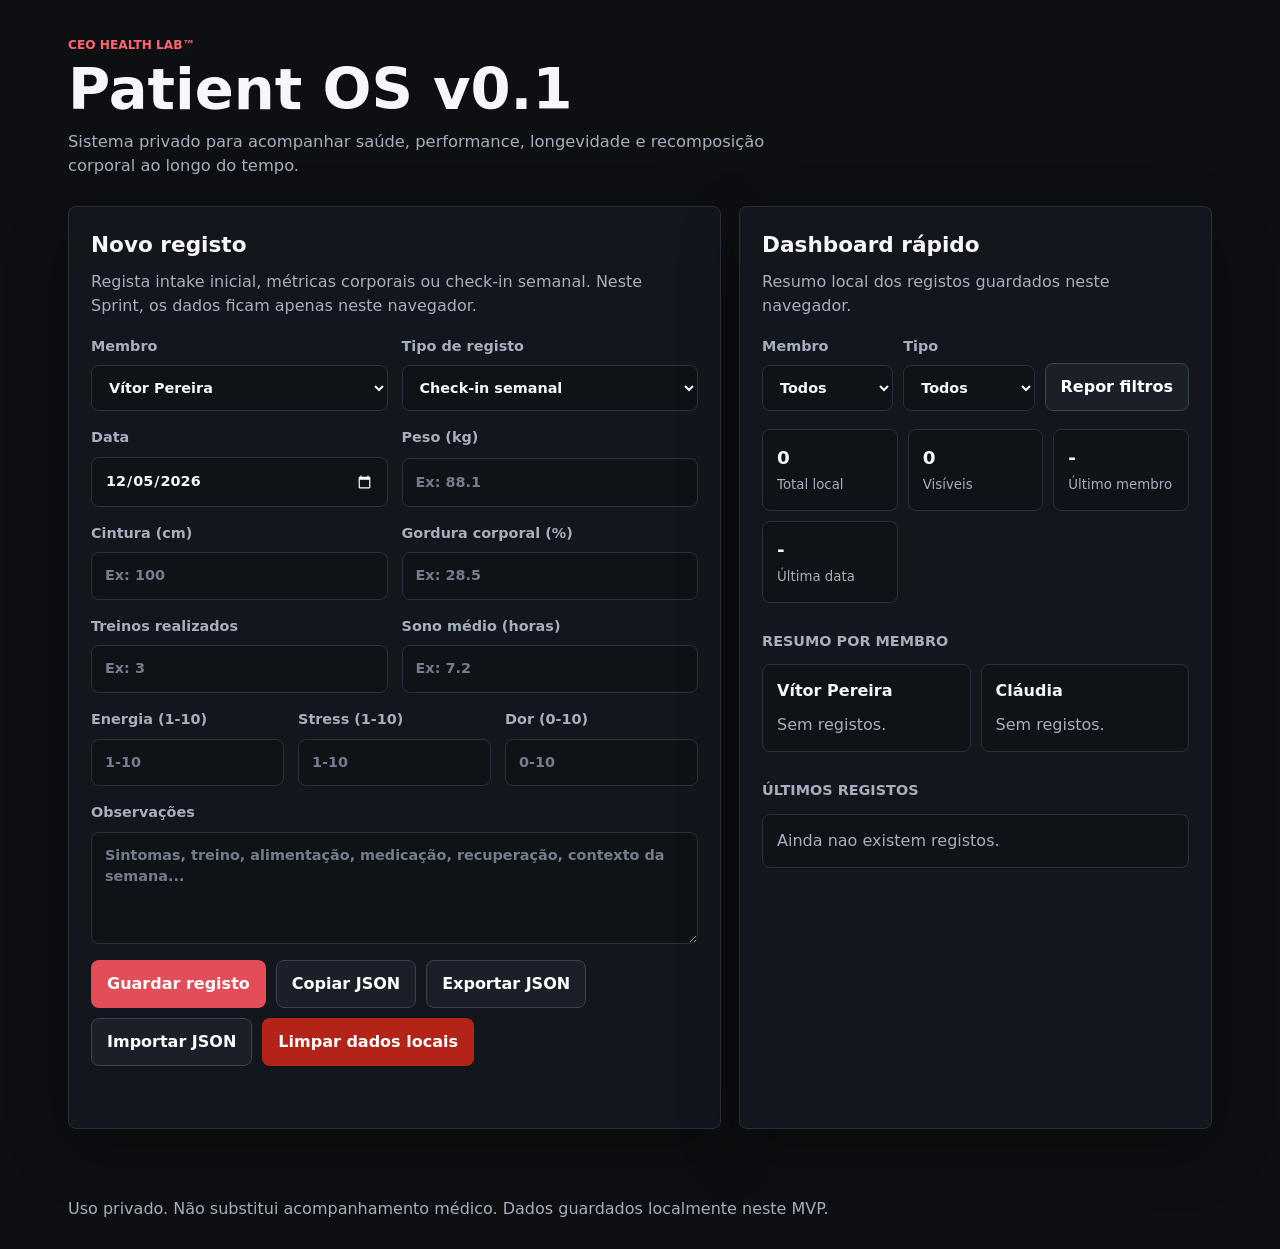
<file: public/index.html>
<!DOCTYPE html>
<html lang="pt-PT">
<head>
  <meta charset="UTF-8" />
  <meta name="viewport" content="width=device-width, initial-scale=1.0" />
  <title>CEO Health Lab&trade;</title>
  <link rel="stylesheet" href="styles.css" />
</head>
<body>
  <header class="app-header">
    <div>
      <p class="eyebrow">CEO Health Lab&trade;</p>
      <h1>Patient OS v0.1</h1>
      <p class="subtitle">Sistema privado para acompanhar sa&uacute;de, performance, longevidade e recomposi&ccedil;&atilde;o corporal ao longo do tempo.</p>
    </div>
  </header>

  <main class="layout">
    <section class="panel" aria-labelledby="new-entry-title">
      <div class="section-heading">
        <h2 id="new-entry-title">Novo registo</h2>
        <p class="muted">Regista intake inicial, m&eacute;tricas corporais ou check-in semanal. Neste Sprint, os dados ficam apenas neste navegador.</p>
      </div>

      <form id="healthForm">
        <div class="grid two">
          <label for="member">
            Membro
            <select id="member" required>
              <option value="V&iacute;tor Pereira">V&iacute;tor Pereira</option>
              <option value="Cl&aacute;udia">Cl&aacute;udia</option>
            </select>
          </label>

          <label for="entryType">
            Tipo de registo
            <select id="entryType" required>
              <option value="weekly_checkin">Check-in semanal</option>
              <option value="body_metrics">M&eacute;tricas corporais</option>
              <option value="clinical_intake">Intake cl&iacute;nico</option>
            </select>
          </label>
        </div>

        <div class="grid two">
          <label for="entryDate">
            Data
            <input id="entryDate" type="date" required />
          </label>

          <label for="weight">
            Peso (kg)
            <input id="weight" type="number" step="0.1" min="30" max="250" placeholder="Ex: 88.1" />
          </label>
        </div>

        <div class="grid two">
          <label for="waist">
            Cintura (cm)
            <input id="waist" type="number" step="0.1" min="40" max="200" placeholder="Ex: 100" />
          </label>

          <label for="bodyFat">
            Gordura corporal (%)
            <input id="bodyFat" type="number" step="0.1" min="5" max="60" placeholder="Ex: 28.5" />
          </label>
        </div>

        <div class="grid two">
          <label for="trainingSessions">
            Treinos realizados
            <input id="trainingSessions" type="number" step="1" min="0" max="14" placeholder="Ex: 3" />
          </label>

          <label for="sleepHours">
            Sono m&eacute;dio (horas)
            <input id="sleepHours" type="number" step="0.1" min="0" max="14" placeholder="Ex: 7.2" />
          </label>
        </div>

        <div class="grid three">
          <label for="energy">
            Energia (1-10)
            <input id="energy" type="number" min="1" max="10" placeholder="1-10" />
          </label>

          <label for="stress">
            Stress (1-10)
            <input id="stress" type="number" min="1" max="10" placeholder="1-10" />
          </label>

          <label for="pain">
            Dor (0-10)
            <input id="pain" type="number" min="0" max="10" placeholder="0-10" />
          </label>
        </div>

        <label for="notes">
          Observa&ccedil;&otilde;es
          <textarea id="notes" rows="4" placeholder="Sintomas, treino, alimenta&ccedil;&atilde;o, medica&ccedil;&atilde;o, recupera&ccedil;&atilde;o, contexto da semana..."></textarea>
        </label>

        <div class="actions">
          <button type="submit">Guardar registo</button>
          <button type="button" id="copyJson" class="secondary">Copiar JSON</button>
          <button type="button" id="downloadJson" class="secondary">Exportar JSON</button>
          <button type="button" id="importJson" class="secondary">Importar JSON</button>
          <button type="button" id="clearData" class="danger">Limpar dados locais</button>
        </div>

        <input id="importJsonFile" class="visually-hidden" type="file" accept="application/json,.json,.health-export.json" />

        <p id="statusMessage" class="status" role="status" aria-live="polite"></p>
      </form>
    </section>

    <section class="panel" aria-labelledby="dashboard-title">
      <div class="section-heading">
        <h2 id="dashboard-title">Dashboard r&aacute;pido</h2>
        <p class="muted">Resumo local dos registos guardados neste navegador.</p>
      </div>

      <div class="filters" aria-label="Filtros do historico">
        <label for="memberFilter">
          Membro
          <select id="memberFilter">
            <option value="all">Todos</option>
            <option value="V&iacute;tor Pereira">V&iacute;tor Pereira</option>
            <option value="Cl&aacute;udia">Cl&aacute;udia</option>
          </select>
        </label>

        <label for="typeFilter">
          Tipo
          <select id="typeFilter">
            <option value="all">Todos</option>
            <option value="weekly_checkin">Check-in semanal</option>
            <option value="body_metrics">M&eacute;tricas corporais</option>
            <option value="clinical_intake">Intake cl&iacute;nico</option>
          </select>
        </label>

        <button type="button" id="resetFilters" class="secondary">Repor filtros</button>
      </div>

      <div class="stats" aria-label="Resumo dos registos">
        <div>
          <span id="totalEntries">0</span>
          <small>Total local</small>
        </div>
        <div>
          <span id="visibleEntries">0</span>
          <small>Vis&iacute;veis</small>
        </div>
        <div>
          <span id="lastMember">-</span>
          <small>&Uacute;ltimo membro</small>
        </div>
        <div>
          <span id="lastDate">-</span>
          <small>&Uacute;ltima data</small>
        </div>
      </div>

      <h3>Resumo por membro</h3>
      <div id="memberSummary" class="member-summary" aria-label="Resumo por membro"></div>

      <h3>&Uacute;ltimos registos</h3>
      <div id="entriesList" class="entries"></div>
    </section>
  </main>

  <footer class="app-footer">
    <p>Uso privado. N&atilde;o substitui acompanhamento m&eacute;dico. Dados guardados localmente neste MVP.</p>
  </footer>

  <script src="script.js"></script>
</body>
</html>
</file>
<file: public/styles.css>
:root {
  color-scheme: dark;
  --bg: #0d0f12;
  --surface: #15181e;
  --surface-strong: #1b2028;
  --field: #0f1217;
  --border: #2a303a;
  --border-strong: #3a4350;
  --text: #f5f7fa;
  --muted: #a6afbd;
  --faint: #737d8d;
  --accent: #e44d57;
  --accent-strong: #ff6570;
  --danger: #b42318;
  --success: #53c28b;
  --shadow: 0 22px 60px rgba(0, 0, 0, 0.26);
}

* {
  box-sizing: border-box;
}

html {
  min-height: 100%;
}

body {
  min-height: 100%;
  margin: 0;
  background: var(--bg);
  color: var(--text);
  font-family: Inter, ui-sans-serif, system-ui, -apple-system, BlinkMacSystemFont, "Segoe UI", sans-serif;
  line-height: 1.5;
}

button,
input,
select,
textarea {
  font: inherit;
}

.app-header,
.app-footer {
  width: min(100%, 1180px);
  margin: 0 auto;
  padding: 28px 18px;
}

.app-header {
  padding-top: 36px;
}

.eyebrow {
  margin: 0 0 8px;
  color: var(--accent-strong);
  font-size: 0.76rem;
  font-weight: 800;
  letter-spacing: 0;
  text-transform: uppercase;
}

h1,
h2,
h3,
p {
  margin-top: 0;
}

h1 {
  max-width: 820px;
  margin-bottom: 12px;
  font-size: 3.6rem;
  line-height: 0.96;
}

h2 {
  margin-bottom: 8px;
  font-size: 1.35rem;
}

h3 {
  margin-bottom: 12px;
  color: var(--muted);
  font-size: 0.9rem;
  text-transform: uppercase;
}

.subtitle {
  max-width: 760px;
  margin-bottom: 0;
  color: var(--muted);
  font-size: 1.02rem;
}

.muted,
.app-footer {
  color: var(--muted);
}

.layout {
  width: min(100%, 1180px);
  margin: 0 auto;
  padding: 0 18px 40px;
  display: grid;
  grid-template-columns: minmax(0, 1.16fr) minmax(320px, 0.84fr);
  gap: 18px;
}

.panel {
  min-width: 0;
  border: 1px solid var(--border);
  border-radius: 8px;
  background: rgba(21, 24, 30, 0.9);
  box-shadow: var(--shadow);
  padding: 22px;
}

.section-heading {
  margin-bottom: 18px;
}

form {
  display: grid;
  gap: 16px;
}

.grid {
  display: grid;
  gap: 14px;
}

.grid.two {
  grid-template-columns: repeat(2, minmax(0, 1fr));
}

.grid.three {
  grid-template-columns: repeat(3, minmax(0, 1fr));
}

label {
  display: grid;
  gap: 8px;
  color: var(--muted);
  font-size: 0.9rem;
  font-weight: 700;
}

input,
select,
textarea {
  width: 100%;
  min-height: 46px;
  border: 1px solid var(--border);
  border-radius: 8px;
  background: var(--field);
  color: var(--text);
  padding: 12px 13px;
}

textarea {
  min-height: 112px;
  resize: vertical;
}

.visually-hidden {
  position: absolute;
  width: 1px;
  height: 1px;
  overflow: hidden;
  clip: rect(0, 0, 0, 0);
  white-space: nowrap;
  clip-path: inset(50%);
}

input::placeholder,
textarea::placeholder {
  color: var(--faint);
}

input:focus,
select:focus,
textarea:focus,
button:focus-visible {
  outline: 3px solid rgba(228, 77, 87, 0.18);
  border-color: var(--accent);
}

.actions {
  display: flex;
  flex-wrap: wrap;
  gap: 10px;
}

.filters {
  display: grid;
  grid-template-columns: minmax(0, 1fr) minmax(0, 1fr) auto;
  align-items: end;
  gap: 10px;
  margin-bottom: 18px;
}

button {
  min-height: 44px;
  border: 1px solid transparent;
  border-radius: 8px;
  padding: 11px 15px;
  background: var(--accent);
  color: white;
  font-weight: 800;
  cursor: pointer;
  transition: transform 150ms ease, border-color 150ms ease, background 150ms ease;
}

button:hover {
  transform: translateY(-1px);
  background: var(--accent-strong);
}

button.secondary {
  border-color: var(--border-strong);
  background: var(--surface-strong);
}

button.secondary:hover {
  background: #242b35;
}

button.danger {
  background: var(--danger);
}

button.danger:hover {
  background: #d1372b;
}

button.text-danger {
  justify-self: start;
  min-height: auto;
  border-color: rgba(180, 35, 24, 0.28);
  background: transparent;
  color: #ff8a83;
  padding: 6px 0;
}

button.text-danger:hover {
  background: transparent;
  color: #ffc0bc;
  transform: none;
}

.status {
  min-height: 24px;
  margin: 0;
  color: var(--success);
  font-size: 0.92rem;
  font-weight: 700;
}

.status.error {
  color: var(--accent-strong);
}

.stats {
  display: grid;
  grid-template-columns: repeat(3, minmax(0, 1fr));
  gap: 10px;
  margin: 18px 0 28px;
}

.stats div,
.entry,
.empty-state {
  border: 1px solid var(--border);
  border-radius: 8px;
  background: var(--field);
  padding: 14px;
}

.stats span {
  display: block;
  overflow-wrap: anywhere;
  font-size: 1.15rem;
  font-weight: 850;
}

.stats small,
.entry small {
  color: var(--muted);
}

.entries {
  display: grid;
  gap: 10px;
}

.member-summary {
  display: grid;
  grid-template-columns: repeat(2, minmax(0, 1fr));
  gap: 10px;
  margin-bottom: 28px;
}

.member-card {
  display: grid;
  gap: 10px;
  border: 1px solid var(--border);
  border-radius: 8px;
  background: var(--field);
  padding: 14px;
}

.member-card p {
  margin: 0;
  color: var(--muted);
}

.summary-metrics {
  display: grid;
  grid-template-columns: repeat(2, minmax(0, 1fr));
  gap: 10px;
}

.summary-metric {
  display: grid;
  gap: 2px;
}

.summary-metric strong {
  font-size: 1.05rem;
}

.summary-metric span {
  color: var(--muted);
  font-size: 0.82rem;
}

.entry {
  display: grid;
  gap: 8px;
}

.entry strong {
  display: block;
}

.entry dl {
  display: grid;
  grid-template-columns: repeat(2, minmax(0, 1fr));
  gap: 8px 12px;
  margin: 0;
}

.entry dt {
  color: var(--faint);
  font-size: 0.78rem;
}

.entry dd {
  margin: 0;
  font-weight: 750;
}

.entry p,
.empty-state {
  margin: 0;
  color: var(--muted);
}

.app-footer p {
  margin-bottom: 0;
}

@media (max-width: 900px) {
  .layout {
    grid-template-columns: 1fr;
  }
}

@media (max-width: 640px) {
  h1 {
    font-size: 2.45rem;
  }

  .app-header,
  .app-footer {
    padding-inline: 14px;
  }

  .layout {
    padding-inline: 14px;
  }

  .panel {
    padding: 18px;
  }

  .grid.two,
  .grid.three,
  .filters,
  .member-summary,
  .summary-metrics,
  .stats,
  .entry dl {
    grid-template-columns: 1fr;
  }

  .actions button,
  .filters button {
    width: 100%;
  }
}
</file>
